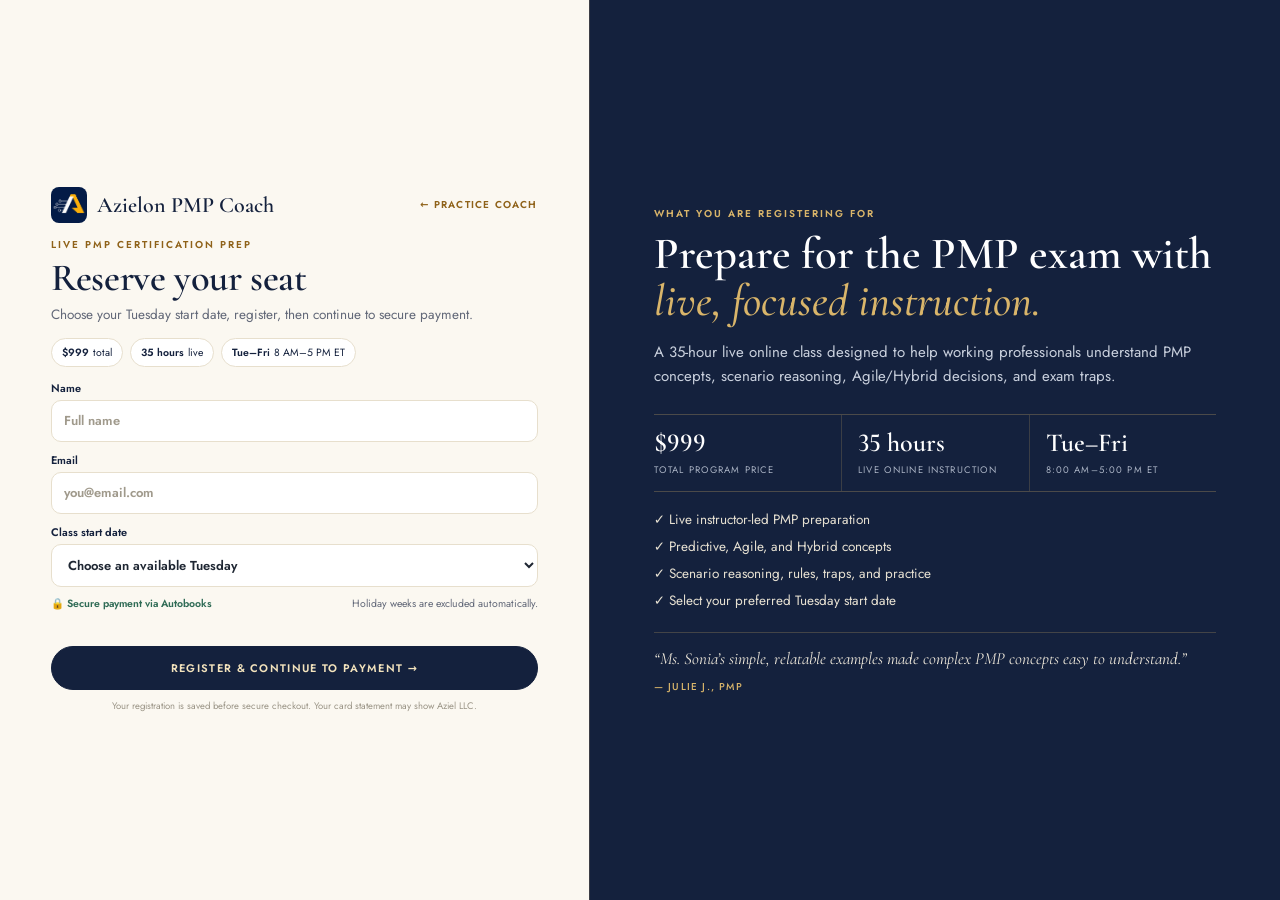
<file: static/live-pmp.html>
<!doctype html>
<html lang="en">
<head>
  <meta charset="utf-8">
  <meta name="viewport" content="width=device-width,initial-scale=1,viewport-fit=cover">
  <title>Live PMP Online Class | Azielon</title>
  <meta name="description" content="35-hour live PMP Certification Prep with Dr. Sonia Gandham. Tuesday–Friday, 8:00 AM–5:00 PM ET.">
  <link rel="preconnect" href="https://fonts.googleapis.com"><link rel="preconnect" href="https://fonts.gstatic.com" crossorigin>
  <link href="https://fonts.googleapis.com/css2?family=Cormorant+Garamond:ital,wght@0,500;0,600;0,700;1,500;1,600&family=Jost:wght@400;500;600&display=swap" rel="stylesheet">
  <style>
    :root{
      --navy:#14213D;--ink:#1F2733;--muted:#626878;--gold:#B8862F;--gold-deep:#8F6219;--gold-soft:#D9B56A;
      --ivory:#FBF8F1;--paper:#FFFDF8;--line:#E7DFCD;--line-soft:#F0EAD9;--green:#2F6B55;--red:#9B3B45;
      --serif:'Cormorant Garamond',Georgia,serif;--sans:'Jost',system-ui,-apple-system,'Segoe UI',Arial,sans-serif;
    }
    *{box-sizing:border-box}
    html,body{margin:0;min-height:100%;font-family:var(--sans);color:var(--ink);background:var(--ivory);-webkit-font-smoothing:antialiased;font-variant-numeric:lining-nums}
    body{overflow-x:hidden}
    .page{min-height:100vh;display:grid;grid-template-columns:minmax(420px,.92fr) minmax(0,1.08fr)}
    .register-side{background:var(--ivory);padding:24px clamp(24px,4vw,58px);display:flex;align-items:center;order:1}
    .register-card{width:min(100%,560px);margin:auto}
    .topline{display:flex;align-items:center;justify-content:space-between;gap:16px;margin-bottom:14px}
    .brand{display:flex;align-items:center;gap:10px;font-family:var(--serif);font-size:22px;font-weight:600;color:var(--navy);text-decoration:none}
    .brand img{width:36px;height:36px;border-radius:8px}
    .back{font-size:10px;letter-spacing:.12em;text-transform:uppercase;text-decoration:none;color:var(--gold-deep);font-weight:600;white-space:nowrap}
    .eyebrow{text-transform:uppercase;letter-spacing:.2em;color:var(--gold-deep);font-size:10px;font-weight:600;margin:0 0 7px}
    h1{font-family:var(--serif);font-weight:600;font-size:clamp(31px,3vw,43px);line-height:1.02;margin:0;color:var(--navy);letter-spacing:-.01em}
    .sub{font-size:13.5px;line-height:1.5;color:var(--muted);margin:7px 0 13px}
    .quick-facts{display:flex;flex-wrap:wrap;gap:7px;margin-bottom:13px}
    .quick-facts span{display:inline-flex;align-items:center;padding:6px 10px;border-radius:999px;background:#fff;border:1px solid var(--line);font-size:10.5px;color:var(--navy);white-space:nowrap}
    .quick-facts b{font-weight:600;margin-right:4px}
    form{display:grid;gap:10px}
    label{font-size:11px;font-weight:600;color:var(--navy)}
    input,select{width:100%;margin-top:4px;border:1px solid var(--line);border-radius:10px;padding:10px 12px;font:inherit;font-size:13px;color:var(--ink);background:#fff;min-height:42px}
    input:focus,select:focus{outline:none;border-color:var(--navy);box-shadow:0 0 0 3px rgba(20,33,61,.07)}
    input::placeholder{color:#A09A8C}
    .form-note{display:flex;justify-content:space-between;gap:14px;align-items:center;font-size:10.5px;line-height:1.4;color:var(--muted)}
    .secure{color:var(--green);font-weight:600;white-space:nowrap}
    .message{font-size:11px;min-height:14px;color:var(--red)}
    button{border:1px solid var(--navy);border-radius:999px;background:var(--navy);color:#F3E3BD;font:inherit;font-weight:600;font-size:11px;letter-spacing:.12em;text-transform:uppercase;padding:13px 18px;cursor:pointer;transition:background .2s,border-color .2s,color .2s;min-height:44px}
    button:hover{background:var(--gold-deep);border-color:var(--gold-deep);color:#fff}
    button:disabled{opacity:.55;cursor:not-allowed}
    .legal{font-size:9.5px;color:#9A9486;text-align:center;margin:0;line-height:1.45}
    .legal a{color:var(--gold-deep)}

    .info-side{background:var(--navy);color:#fff;padding:38px clamp(32px,5vw,72px);display:flex;flex-direction:column;justify-content:center;order:2;border-left:1px solid rgba(217,181,106,.2)}
    .info-side .eyebrow{color:var(--gold-soft);margin-bottom:10px}
    .info-side h2{font-family:var(--serif);font-weight:600;font-size:clamp(34px,3.5vw,50px);line-height:1.05;margin:0 0 15px;max-width:640px}
    .info-side h2 em{font-style:italic;font-weight:500;color:var(--gold-soft)}
    .lead{font-size:15px;line-height:1.6;color:#C9D0DD;max-width:620px;margin:0}
    .facts{display:grid;grid-template-columns:repeat(3,1fr);margin:26px 0 18px;max-width:620px;border-top:1px solid rgba(217,181,106,.28);border-bottom:1px solid rgba(217,181,106,.28)}
    .fact{padding:14px 16px 12px 0}
    .fact+.fact{padding-left:16px;border-left:1px solid rgba(217,181,106,.2)}
    .fact b{display:block;font-family:var(--serif);font-size:26px;font-weight:600;color:#fff;line-height:1.05}
    .fact span{font-size:9.5px;letter-spacing:.12em;text-transform:uppercase;color:#AAB3C4}
    .bullets{display:grid;gap:8px;font-size:13.5px;color:#E7E1D2;margin:0;padding:0;list-style:none}
    .quote{margin-top:22px;padding-top:14px;border-top:1px solid rgba(217,181,106,.24);max-width:620px;font-family:var(--serif);font-style:italic;font-size:17px;line-height:1.45;color:#EDE7DA}
    .quote b{display:block;margin-top:8px;font-family:var(--sans);font-style:normal;font-size:10px;font-weight:500;letter-spacing:.12em;text-transform:uppercase;color:var(--gold-soft)}

    @media(max-width:900px){
      .page{display:flex;flex-direction:column;min-height:100dvh}
      .register-side{order:1;min-height:100dvh;padding:14px 18px calc(16px + env(safe-area-inset-bottom));align-items:flex-start}
      .register-card{width:100%;max-width:620px;margin:0 auto}
      .topline{margin-bottom:8px}
      .brand{font-size:19px}.brand img{width:32px;height:32px}
      .back{font-size:9px}
      h1{font-size:32px}
      .sub{font-size:12.5px;margin:5px 0 9px}
      .quick-facts{gap:5px;margin-bottom:9px}.quick-facts span{padding:5px 8px;font-size:9.5px}
      form{gap:7px}
      label{font-size:10.5px}
      input,select{margin-top:3px;min-height:40px;padding:9px 11px;font-size:12.5px}
      .form-note{font-size:9.5px;gap:8px}
      button{min-height:42px;padding:11px 14px;font-size:10.5px}
      .legal{font-size:8.8px;line-height:1.35}
      .message{font-size:10.5px;min-height:12px}
      .info-side{order:2;padding:34px 22px;border-left:0;border-top:1px solid rgba(217,181,106,.2)}
      .info-side h2{font-size:36px}.facts{margin:20px 0 15px}.lead{font-size:14px}
    }
    @media(max-width:560px){
      .register-side{padding:12px 14px calc(14px + env(safe-area-inset-bottom))}
      .topline{gap:8px}.brand span{display:none}
      h1{font-size:29px}.eyebrow{font-size:8.8px;margin-bottom:5px}
      .sub{font-size:12px;line-height:1.4}
      .quick-facts{display:grid;grid-template-columns:repeat(3,1fr)}
      .quick-facts span{justify-content:center;text-align:center;padding:5px 4px;font-size:9px}
      .quick-facts b{margin-right:2px}
      .form-note{display:block}.form-note .secure{display:block;margin-bottom:2px}
      .info-side{padding:28px 18px}.info-side h2{font-size:32px}
      .facts{grid-template-columns:1fr}.fact+.fact{border-left:0;padding-left:0;border-top:1px solid rgba(217,181,106,.2)}
    }
    @media(max-height:740px) and (max-width:900px){
      .register-side{padding-top:8px}
      .topline{margin-bottom:5px}
      .brand img{width:28px;height:28px}.brand{font-size:18px}
      h1{font-size:27px}.sub{font-size:11.5px;margin:4px 0 7px}.quick-facts{margin-bottom:7px}
      input,select{min-height:36px;padding:7px 10px}form{gap:5px}
      button{min-height:38px;padding:9px 12px}.legal{font-size:8px}.form-note{font-size:9px}
    }
  </style>
</head>
<body>
<div class="page">
  <section class="register-side">
    <div class="register-card">
      <div class="topline">
        <a class="brand" href="/"><img src="/static/assets/azielon-logo.png" alt="Azielon"><span>Azielon PMP Coach</span></a>
        <a class="back" href="/">← Practice Coach</a>
      </div>
      <div class="eyebrow">Live PMP Certification Prep</div>
      <h1>Reserve your seat</h1>
      <p class="sub">Choose your Tuesday start date, register, then continue to secure payment.</p>
      <div class="quick-facts" aria-label="Live PMP class details">
        <span><b>$999</b> total</span>
        <span><b>35 hours</b> live</span>
        <span><b>Tue–Fri</b> 8 AM–5 PM ET</span>
      </div>
      <form id="livePmpForm">
        <label>Name<input id="name" required autocomplete="name" placeholder="Full name"></label>
        <label>Email<input id="email" type="email" required autocomplete="email" placeholder="you@email.com"></label>
        <label>Class start date
          <select id="classDate" required><option value="">Choose an available Tuesday</option></select>
        </label>
        <div class="form-note"><span class="secure">🔒 Secure payment via Autobooks</span><span>Holiday weeks are excluded automatically.</span></div>
        <div id="message" class="message"></div>
        <button id="payBtn" type="submit">Register &amp; Continue to Payment →</button>
        <p class="legal">Your registration is saved before secure checkout. Your card statement may show Aziel LLC.</p>
        <p class="legal" id="fallback" hidden>Having trouble? <a href="https://checkout.page/s/kjkWZa38InTkt">Continue to secure payment →</a></p>
      </form>
    </div>
  </section>

  <section class="info-side">
    <div class="eyebrow">What you are registering for</div>
    <h2>Prepare for the PMP exam with <em>live, focused instruction.</em></h2>
    <p class="lead">A 35-hour live online class designed to help working professionals understand PMP concepts, scenario reasoning, Agile/Hybrid decisions, and exam traps.</p>
    <div class="facts">
      <div class="fact"><b>$999</b><span>Total program price</span></div>
      <div class="fact"><b>35 hours</b><span>Live online instruction</span></div>
      <div class="fact"><b>Tue–Fri</b><span>8:00 AM–5:00 PM ET</span></div>
    </div>
    <div class="bullets">
      <span>✓ Live instructor-led PMP preparation</span>
      <span>✓ Predictive, Agile, and Hybrid concepts</span>
      <span>✓ Scenario reasoning, rules, traps, and practice</span>
      <span>✓ Select your preferred Tuesday start date</span>
    </div>
    <div class="quote">“Ms. Sonia’s simple, relatable examples made complex PMP concepts easy to understand.”<b>— Julie J., PMP</b></div>
  </section>
</div>
<script>
const $=s=>document.querySelector(s);
const CHECKOUT_URL='https://checkout.page/s/kjkWZa38InTkt';
function thanksgiving(year){
  const d=new Date(year,10,1,12); const offset=(4-d.getDay()+7)%7; d.setDate(1+offset+21); return d;
}
function weekMonday(d){const x=new Date(d);const day=(x.getDay()+6)%7;x.setDate(x.getDate()-day);return x}
function blockedTuesday(d){
  const y=d.getFullYear();
  const tg=thanksgiving(y); const tgTue=new Date(tg); tgTue.setDate(tg.getDate()-2);
  const xmas=new Date(y,11,25,12); const mon=weekMonday(xmas); const xTue=new Date(mon);xTue.setDate(mon.getDate()+1);
  return d.toDateString()===tgTue.toDateString() || d.toDateString()===xTue.toDateString();
}
function eligibleTuesdays(){
  const out=[],now=new Date();now.setHours(12,0,0,0);const end=new Date(now);end.setFullYear(end.getFullYear()+1);
  const d=new Date(now); while(d.getDay()!==2)d.setDate(d.getDate()+1);
  for(;d<=end;d.setDate(d.getDate()+7)){const x=new Date(d);if(!blockedTuesday(x))out.push(x)}
  return out;
}
function populate(){
  $('#classDate').innerHTML='<option value="">Choose an available Tuesday</option>'+eligibleTuesdays().map(d=>{
    const v=`${d.getFullYear()}-${String(d.getMonth()+1).padStart(2,'0')}-${String(d.getDate()).padStart(2,'0')}`;
    return `<option value="${v}">${d.toLocaleDateString(undefined,{weekday:'long',month:'long',day:'numeric',year:'numeric'})}</option>`;
  }).join('');
}
populate();
$('#livePmpForm').onsubmit=async e=>{
  e.preventDefault();
  const btn=$('#payBtn');btn.disabled=true;btn.textContent='Saving your registration…';$('#message').textContent='';
  const payload={name:$('#name').value.trim(),email:$('#email').value.trim(),preferred_date:$('#classDate').value};
  try{
    const r=await fetch('/api/public/pmp-class/register',{method:'POST',headers:{'Content-Type':'application/json'},body:JSON.stringify(payload)});
    const text=await r.text(); let data={}; try{data=JSON.parse(text)}catch(_){}
    if(!r.ok) throw new Error((data&&data.detail&&(typeof data.detail==='string'?data.detail:'Please check your details and try again.'))||'We could not save your registration right now.');
    $('#message').style.color='#2F6B55';
    $('#message').textContent='✓ Registration saved. Opening secure payment…';
    setTimeout(()=>window.location.href=CHECKOUT_URL,500);
  }catch(err){
    $('#message').style.color='#9B3B45';
    $('#message').textContent=(err&&err.message&&!/JSON|token|fetch/i.test(err.message)?err.message:'We could not save your registration right now.')+' You can still continue to payment below.';
    btn.disabled=false;btn.textContent='Register & Continue to Payment →';$('#fallback').hidden=false;
  }
};
</script>
</body>
</html>
</file>
